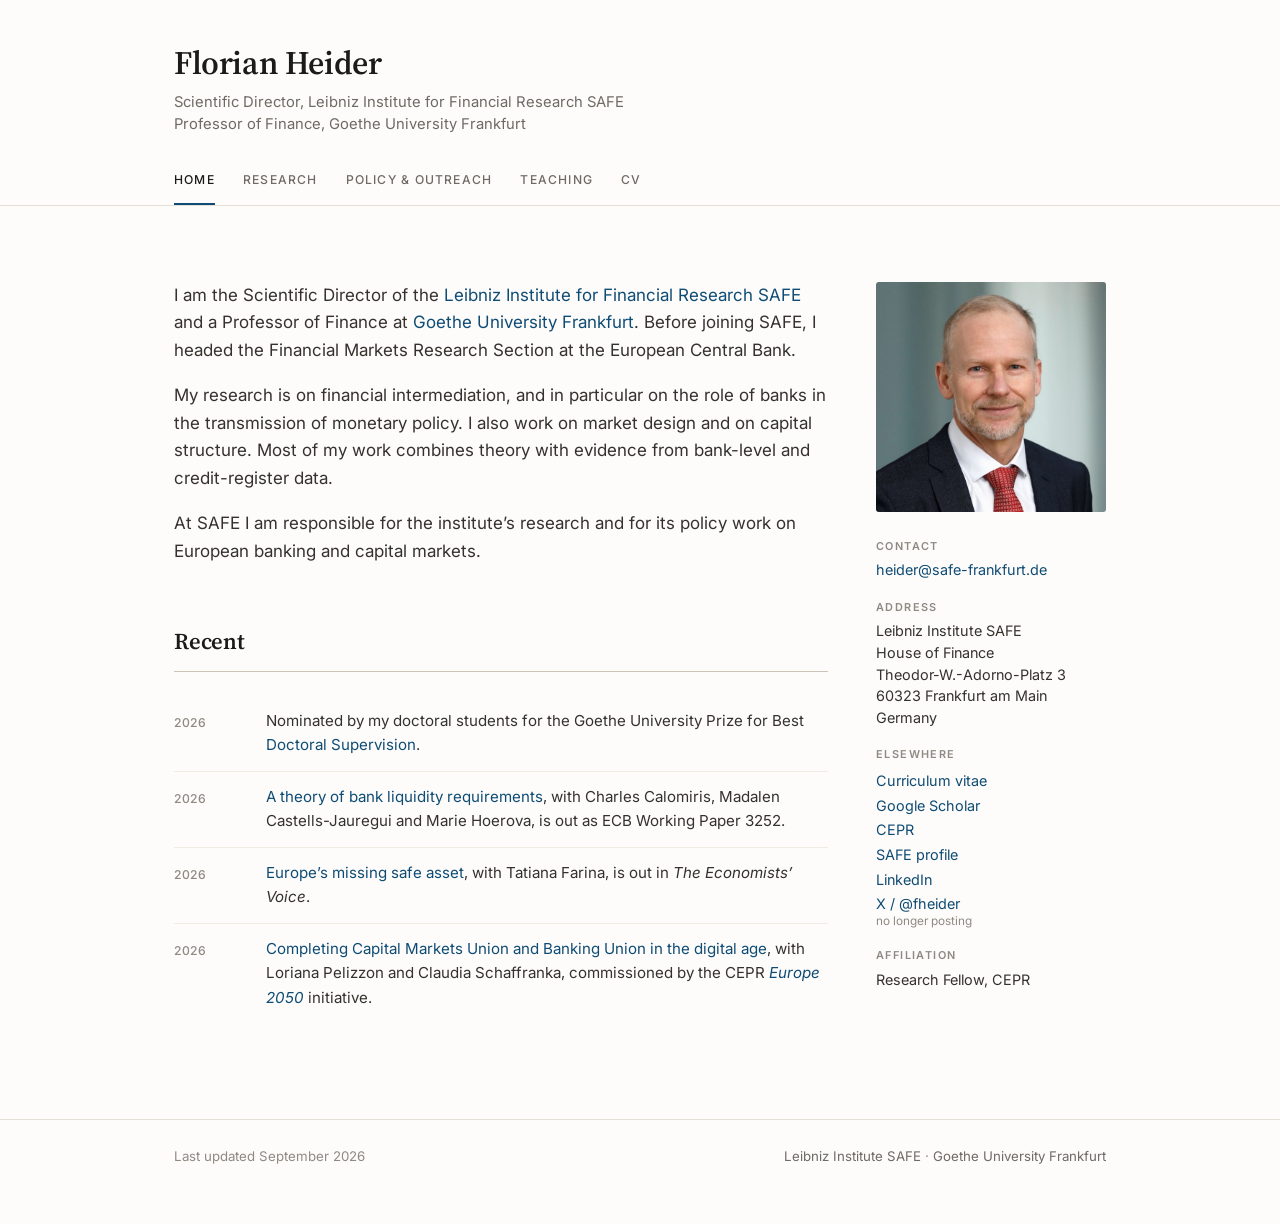
<file: index.html>
<!DOCTYPE html>
<html lang="en">
<head>
<meta charset="utf-8">
<meta name="viewport" content="width=device-width, initial-scale=1">
<title>Florian Heider</title>
<meta name="description" content="Florian Heider is Scientific Director of the Leibniz Institute for Financial Research SAFE and Professor of Finance at Goethe University Frankfurt.">
<meta name="author" content="Florian Heider">
<meta property="og:title" content="Florian Heider">
<meta property="og:description" content="Florian Heider is Scientific Director of the Leibniz Institute for Financial Research SAFE and Professor of Finance at Goethe University Frankfurt.">
<meta property="og:type" content="website">
<link rel="preconnect" href="https://fonts.googleapis.com">
<link rel="preconnect" href="https://fonts.gstatic.com" crossorigin>
<link href="https://fonts.googleapis.com/css2?family=Inter:wght@400;500;600&family=Source+Serif+4:opsz,wght@8..60,400;8..60,600&display=swap" rel="stylesheet">
<link rel="stylesheet" href="style.css">
</head>
<body>
<a class="skip" href="#main">Skip to content</a>

<header class="site-header">
  <div class="wrap">
    <a class="name" href="index.html">Florian Heider</a>
    <p class="role">Scientific Director, Leibniz Institute for Financial Research SAFE<br>
       Professor of Finance, Goethe University Frankfurt</p>
    <nav class="site-nav" aria-label="Main">
      <ul>
        <li><a href="index.html" aria-current="page">Home</a></li>
        <li><a href="research.html">Research</a></li>
        <li><a href="policy.html">Policy &amp; Outreach</a></li>
        <li><a href="teaching.html">Teaching</a></li>
        <li><a href="cv.pdf">CV</a></li>
      </ul>
    </nav>
  </div>
</header>

<main id="main" class="wrap">

<div class="home-grid">

  <div class="home-main">

    <div class="bio">
      <p>I am the Scientific Director of the <a href="https://safe-frankfurt.de/">Leibniz Institute
      for Financial Research SAFE</a> and a Professor of Finance at
      <a href="https://www.wiwi.uni-frankfurt.de/abteilungen/finance/home.html">Goethe University
      Frankfurt</a>. Before joining SAFE, I headed the Financial Markets Research Section at the
      European Central Bank.</p>

      <p>My research is on financial intermediation, and in particular on the role of banks in the
      transmission of monetary policy. I also work on market design and on capital structure. Most
      of my work combines theory with evidence from bank-level and credit-register data.</p>

      <p>At SAFE I am responsible for the institute&rsquo;s research and for its policy work on
      European banking and capital markets.</p>
    </div>

    <section class="recent">
      <h2 class="label">Recent</h2>
      <!-- To add an item: copy one <li> block, change the <time> and the text. Newest first. -->
      <ul class="news">
        <li>
          <time>2026</time>
          <p>Nominated by my doctoral students for the Goethe University Prize for Best
             <a href="teaching.html">Doctoral Supervision</a>.</p>
        </li>
        <li>
          <time>2026</time>
          <p><a href="https://www.ecb.europa.eu/pub/pdf/scpwps/ecb.wp3252~91761af52b.en.pdf">A theory of bank liquidity requirements</a>, with
             Charles Calomiris, Madalen Castells-Jauregui and Marie Hoerova, is out as ECB Working
             Paper 3252.</p>
        </li>
        <li>
          <time>2026</time>
          <p><a href="https://doi.org/10.1515/ev-2026-0018">Europe&rsquo;s missing safe asset</a>, with
             Tatiana Farina, is out in <em>The Economists&rsquo; Voice</em>.</p>
        </li>
        <li>
          <time>2026</time>
          <p><a href="https://cepr.org/publications/completing-capital-markets-union-and-banking-union-digital-age">Completing Capital Markets Union and Banking Union in the digital
             age</a>, with Loriana Pelizzon and Claudia Schaffranka, commissioned by the CEPR
             <a href="https://cepr.org/europe-2050-geometries-peace-power-and-prosperity"><em>Europe 2050</em></a> initiative.</p>
        </li>
      </ul>
    </section>

  </div>

  <aside>
    <img class="portrait" src="heider.jpg" alt="Florian Heider">
    <div class="card">
      <dl>
        <dt>Contact</dt>
        <dd><a href="mailto:heider@safe-frankfurt.de">heider@safe-frankfurt.de</a></dd>

        <dt>Address</dt>
        <dd>Leibniz Institute SAFE<br>
            House of Finance<br>
            Theodor-W.-Adorno-Platz 3<br>
            60323 Frankfurt am Main<br>
            Germany</dd>

        <dt>Elsewhere</dt>
        <dd>
          <ul class="elsewhere">
            <li><a href="cv.pdf">Curriculum vitae</a></li>
            <li><a href="https://scholar.google.com/citations?user=aTjK3CoAAAAJ">Google Scholar</a></li>
            <li><a href="https://cepr.org/about/people/florian-heider">CEPR</a></li>
            <li><a href="https://safe-frankfurt.de/research/researchers/researchers-details/showauthor/1183-heider.html">SAFE profile</a></li>
            <li><a href="https://www.linkedin.com/in/florian-heider-169436">LinkedIn</a></li>
            <li><a href="https://x.com/fheider">X / @fheider</a>
                <span class="quiet">no longer posting</span></li>
          </ul>
        </dd>

        <dt>Affiliation</dt>
        <dd>Research Fellow, CEPR</dd>
      </dl>
    </div>
  </aside>

</div>

</main>

<footer class="site-footer">
  <div class="wrap">
    <span>Last updated September 2026</span>
    <span><a href="https://safe-frankfurt.de/">Leibniz Institute SAFE</a> &middot;
          <a href="https://www.wiwi.uni-frankfurt.de/abteilungen/finance/home.html">Goethe University Frankfurt</a></span>
  </div>
</footer>

</body>
</html>
</file>
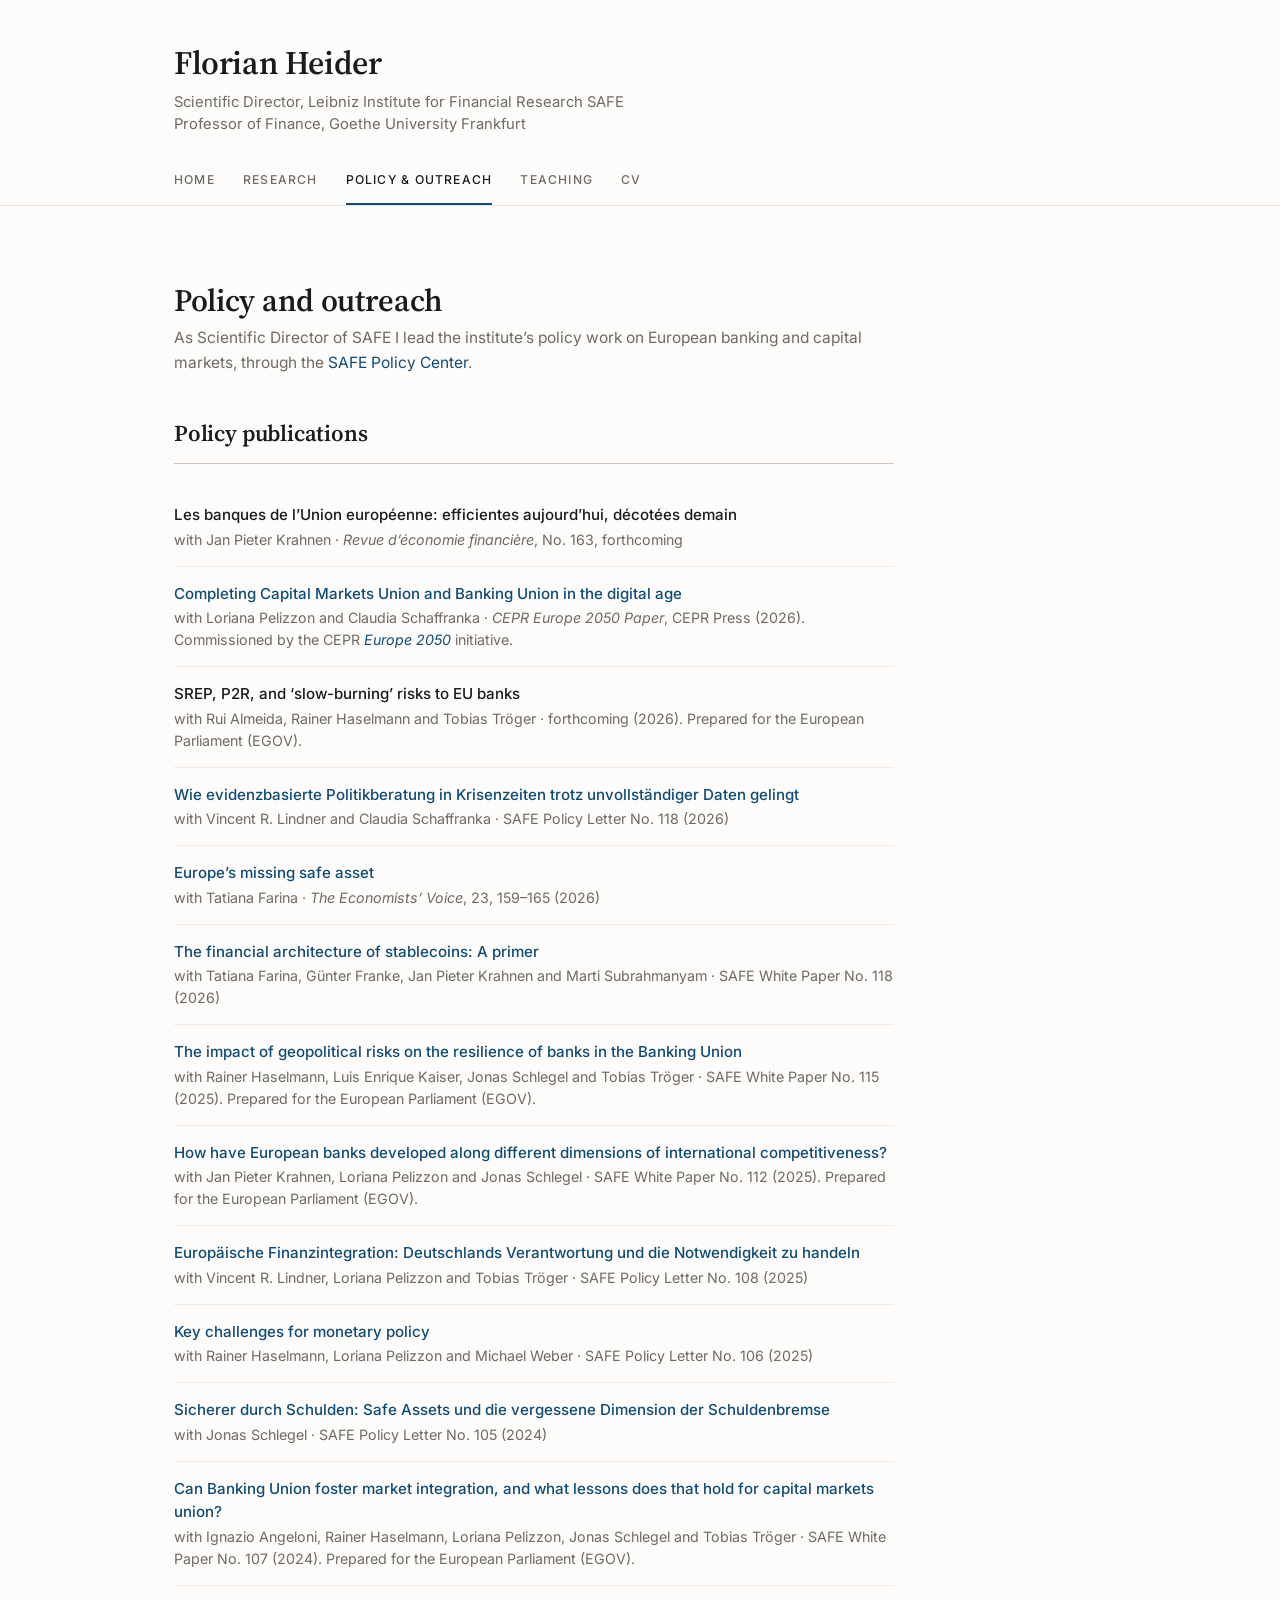
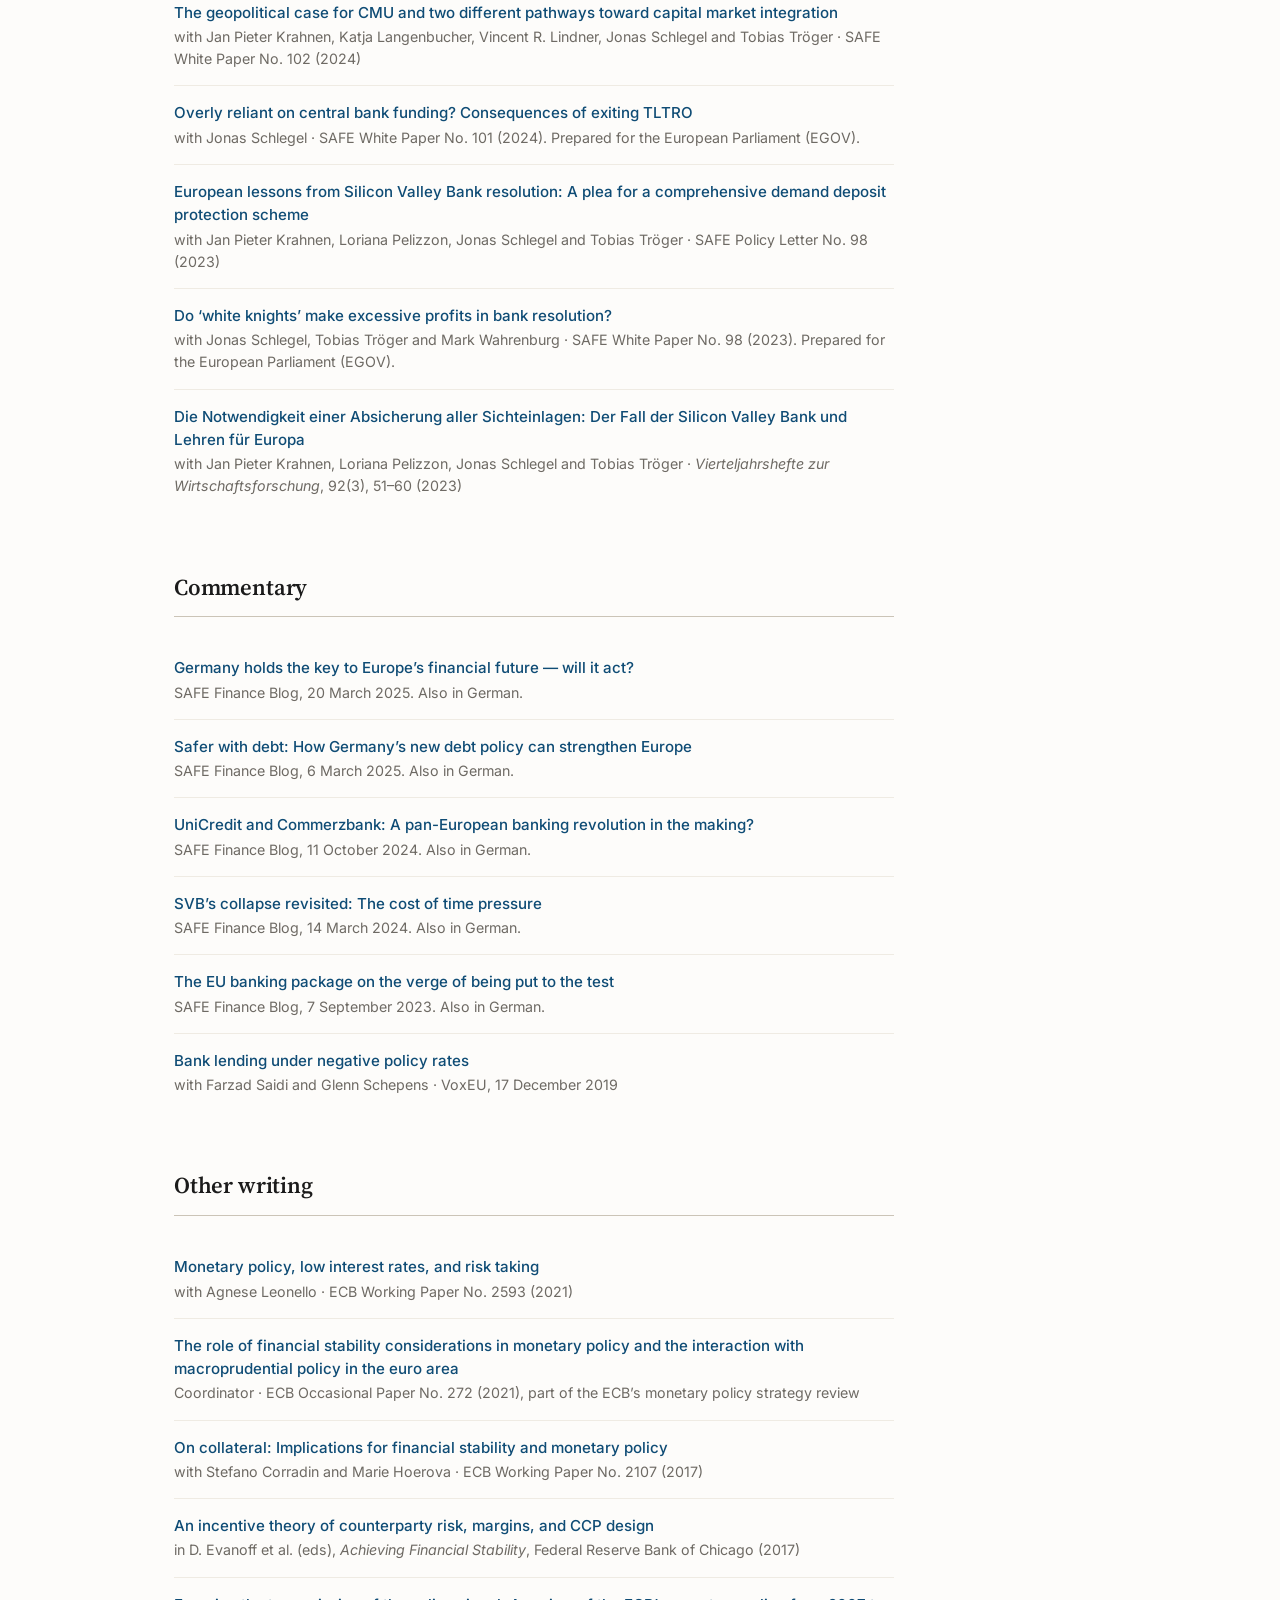
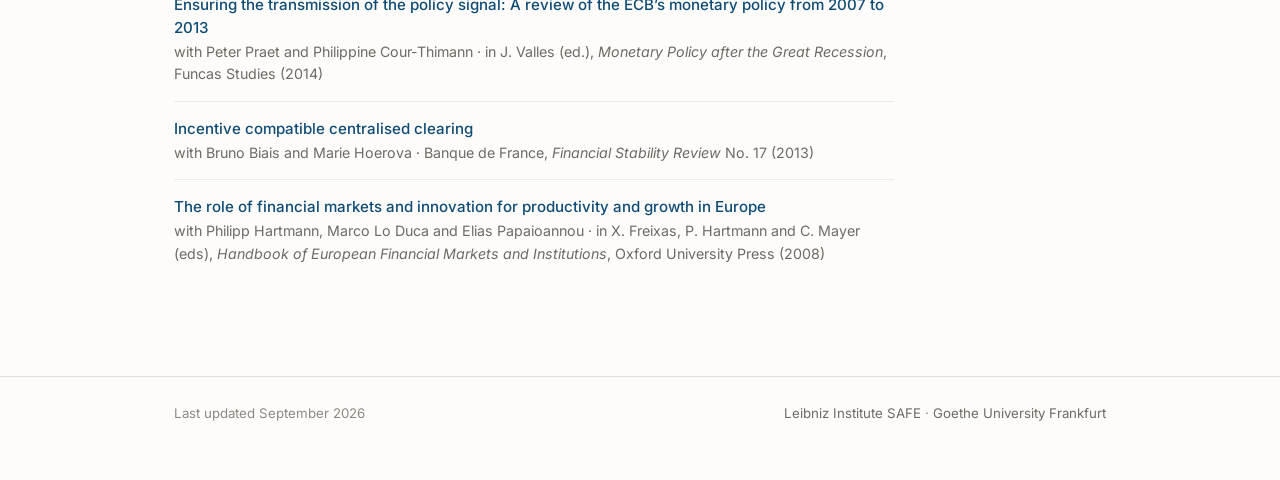
<file: policy.html>
<!DOCTYPE html>
<html lang="en">
<head>
<meta charset="utf-8">
<meta name="viewport" content="width=device-width, initial-scale=1">
<title>Policy and Outreach &mdash; Florian Heider</title>
<meta name="description" content="Policy publications, commentary and other writing on European banking and capital markets.">
<meta name="author" content="Florian Heider">
<meta property="og:title" content="Policy and Outreach &mdash; Florian Heider">
<meta property="og:description" content="Policy publications, commentary and other writing on European banking and capital markets.">
<meta property="og:type" content="website">
<link rel="preconnect" href="https://fonts.googleapis.com">
<link rel="preconnect" href="https://fonts.gstatic.com" crossorigin>
<link href="https://fonts.googleapis.com/css2?family=Inter:wght@400;500;600&family=Source+Serif+4:opsz,wght@8..60,400;8..60,600&display=swap" rel="stylesheet">
<link rel="stylesheet" href="style.css">
</head>
<body>
<a class="skip" href="#main">Skip to content</a>

<header class="site-header">
  <div class="wrap">
    <a class="name" href="index.html">Florian Heider</a>
    <p class="role">Scientific Director, Leibniz Institute for Financial Research SAFE<br>
       Professor of Finance, Goethe University Frankfurt</p>
    <nav class="site-nav" aria-label="Main">
      <ul>
        <li><a href="index.html">Home</a></li>
        <li><a href="research.html">Research</a></li>
        <li><a href="policy.html" aria-current="page">Policy &amp; Outreach</a></li>
        <li><a href="teaching.html">Teaching</a></li>
        <li><a href="cv.pdf">CV</a></li>
      </ul>
    </nav>
  </div>
</header>

<main id="main" class="wrap">

<h1 class="page-title">Policy and outreach</h1>
<p class="page-intro">As Scientific Director of SAFE I lead the institute&rsquo;s policy work on
   European banking and capital markets, through the
   <a href="https://safe-frankfurt.de/policy-center/about.html">SAFE Policy Center</a>.</p>

<section id="policy-publications">
  <h2 class="label">Policy publications</h2>
  <ul class="items">
    <li><span class="t">Les banques de l&rsquo;Union europ&eacute;enne: efficientes aujourd&rsquo;hui, d&eacute;cot&eacute;es demain</span><span class="m">with Jan Pieter Krahnen &middot; <em>Revue d&rsquo;&eacute;conomie financi&egrave;re</em>, No. 163, forthcoming</span></li>
    <li><span class="t"><a href="https://cepr.org/publications/completing-capital-markets-union-and-banking-union-digital-age">Completing Capital Markets Union and Banking Union in the digital age</a></span><span class="m">with Loriana Pelizzon and Claudia Schaffranka &middot; <em>CEPR Europe 2050 Paper</em>, CEPR Press (2026). Commissioned by the CEPR <a href="https://cepr.org/europe-2050-geometries-peace-power-and-prosperity"><em>Europe 2050</em></a> initiative.</span></li>
    <li><span class="t">SREP, P2R, and &lsquo;slow-burning&rsquo; risks to EU banks</span><span class="m">with Rui Almeida, Rainer Haselmann and Tobias Tr&ouml;ger &middot; forthcoming (2026). Prepared for the European Parliament (EGOV).</span></li>
    <li><span class="t"><a href="https://safe-frankfurt.de/policy-center/policy-publications/policy-publ-detailsview/publicationname/wie-evidenzbasierte-politikberatung-in-krisenzeiten-trotz-unvollstaendiger-daten-gelingt.html">Wie evidenzbasierte Politikberatung in Krisenzeiten trotz unvollst&auml;ndiger Daten gelingt</a></span><span class="m">with Vincent R. Lindner and Claudia Schaffranka &middot; SAFE Policy Letter No. 118 (2026)</span></li>
    <li><span class="t"><a href="https://doi.org/10.1515/ev-2026-0018">Europe&rsquo;s missing safe asset</a></span><span class="m">with Tatiana Farina &middot; <em>The Economists&rsquo; Voice</em>, 23, 159&ndash;165 (2026)</span></li>
    <li><span class="t"><a href="https://safe-frankfurt.de/policy-center/policy-publications/policy-publ-detailsview/publicationname/the-financial-architecture-of-stablecoins-a-primer.html">The financial architecture of stablecoins: A primer</a></span><span class="m">with Tatiana Farina, G&uuml;nter Franke, Jan Pieter Krahnen and Marti Subrahmanyam &middot; SAFE White Paper No. 118 (2026)</span></li>
    <li><span class="t"><a href="https://safe-frankfurt.de/policy-center/policy-publications/policy-publ-detailsview/publicationname/the-impact-of-geopolitical-risks-on-the-resilience-of-banks-in-the-banking-union-prepared-at-the-request-of-the-european-parliament.html">The impact of geopolitical risks on the resilience of banks in the Banking Union</a></span><span class="m">with Rainer Haselmann, Luis Enrique Kaiser, Jonas Schlegel and Tobias Tr&ouml;ger &middot; SAFE White Paper No. 115 (2025). Prepared for the European Parliament (EGOV).</span></li>
    <li><span class="t"><a href="https://safe-frankfurt.de/policy-center/policy-publications/policy-publ-detailsview/publicationname/how-have-european-banks-developed-along-different-dimensions-of-international-competitiveness-prepared-at-the-request-of-the-european-parliament.html">How have European banks developed along different dimensions of international competitiveness?</a></span><span class="m">with Jan Pieter Krahnen, Loriana Pelizzon and Jonas Schlegel &middot; SAFE White Paper No. 112 (2025). Prepared for the European Parliament (EGOV).</span></li>
    <li><span class="t"><a href="https://safe-frankfurt.de/policy-center/policy-publications/policy-publ-detailsview/publicationname/europaeische-finanzintegration-deutschlands-verantwortung-und-die-notwendigkeit-zu-handeln.html">Europ&auml;ische Finanzintegration: Deutschlands Verantwortung und die Notwendigkeit zu handeln</a></span><span class="m">with Vincent R. Lindner, Loriana Pelizzon and Tobias Tr&ouml;ger &middot; SAFE Policy Letter No. 108 (2025)</span></li>
    <li><span class="t"><a href="https://safe-frankfurt.de/policy-center/policy-publications/policy-publ-detailsview/publicationname/key-challenges-for-monetary-policy.html">Key challenges for monetary policy</a></span><span class="m">with Rainer Haselmann, Loriana Pelizzon and Michael Weber &middot; SAFE Policy Letter No. 106 (2025)</span></li>
    <li><span class="t"><a href="https://safe-frankfurt.de/policy-center/policy-publications/policy-publ-detailsview/publicationname/sicherer-durch-schulden-safe-assets-und-die-vergessene-dimension-der-schuldenbremse.html">Sicherer durch Schulden: Safe Assets und die vergessene Dimension der Schuldenbremse</a></span><span class="m">with Jonas Schlegel &middot; SAFE Policy Letter No. 105 (2024)</span></li>
    <li><span class="t"><a href="https://safe-frankfurt.de/policy-center/policy-publications/policy-publ-detailsview/publicationname/can-banking-union-foster-market-integration-and-what-lessons-does-that-hold-for-capital-markets-union.html">Can Banking Union foster market integration, and what lessons does that hold for capital markets union?</a></span><span class="m">with Ignazio Angeloni, Rainer Haselmann, Loriana Pelizzon, Jonas Schlegel and Tobias Tr&ouml;ger &middot; SAFE White Paper No. 107 (2024). Prepared for the European Parliament (EGOV).</span></li>
    <li><span class="t"><a href="https://safe-frankfurt.de/policy-center/policy-publications/policy-publ-detailsview/publicationname/the-geopolitical-case-for-cmu-and-two-different-pathways-toward-capital-market-integration.html">The geopolitical case for CMU and two different pathways toward capital market integration</a></span><span class="m">with Jan Pieter Krahnen, Katja Langenbucher, Vincent R. Lindner, Jonas Schlegel and Tobias Tr&ouml;ger &middot; SAFE White Paper No. 102 (2024)</span></li>
    <li><span class="t"><a href="https://safe-frankfurt.de/policy-center/policy-publications/policy-publ-detailsview/publicationname/overly-reliant-on-central-bank-funding-consequences-of-exiting-tltro.html">Overly reliant on central bank funding? Consequences of exiting TLTRO</a></span><span class="m">with Jonas Schlegel &middot; SAFE White Paper No. 101 (2024). Prepared for the European Parliament (EGOV).</span></li>
    <li><span class="t"><a href="https://safe-frankfurt.de/policy-center/policy-publications/policy-publ-detailsview/publicationname/european-lessons-from-silicon-valley-bank-resolution-a-plea-for-a-comprehensive-demand-deposit-protection-scheme-cddps.html">European lessons from Silicon Valley Bank resolution: A plea for a comprehensive demand deposit protection scheme</a></span><span class="m">with Jan Pieter Krahnen, Loriana Pelizzon, Jonas Schlegel and Tobias Tr&ouml;ger &middot; SAFE Policy Letter No. 98 (2023)</span></li>
    <li><span class="t"><a href="https://safe-frankfurt.de/policy-center/policy-publications/policy-publ-detailsview/publicationname/do-white-knights-make-excessive-profits-in-bank-resolution.html">Do &lsquo;white knights&rsquo; make excessive profits in bank resolution?</a></span><span class="m">with Jonas Schlegel, Tobias Tr&ouml;ger and Mark Wahrenburg &middot; SAFE White Paper No. 98 (2023). Prepared for the European Parliament (EGOV).</span></li>
    <li><span class="t"><a href="https://elibrary.duncker-humblot.com/article/73197/die-notwendigkeit-einer-absicherung-aller-sichteinlagen-der-fall-der-silicon-valley-bank-und-lehren-fuumlr-europa">Die Notwendigkeit einer Absicherung aller Sichteinlagen: Der Fall der Silicon Valley Bank und Lehren f&uuml;r Europa</a></span><span class="m">with Jan Pieter Krahnen, Loriana Pelizzon, Jonas Schlegel and Tobias Tr&ouml;ger &middot; <em>Vierteljahrshefte zur Wirtschaftsforschung</em>, 92(3), 51&ndash;60 (2023)</span></li>
  </ul>
</section>

<section id="commentary">
  <h2 class="label">Commentary</h2>
  <ul class="items">
    <li><span class="t"><a href="https://safe-frankfurt.de/news-latest/safe-finance-blog/details/germany-holds-the-key-to-europes-financial-future-will-it-act.html">Germany holds the key to Europe&rsquo;s financial future &mdash; will it act?</a></span><span class="m">SAFE Finance Blog, 20 March 2025. Also in German.</span></li>
    <li><span class="t"><a href="https://safe-frankfurt.de/news-latest/safe-finance-blog/details/safer-with-debt-how-germanys-new-debt-policy-can-strengthen-europe.html">Safer with debt: How Germany&rsquo;s new debt policy can strengthen Europe</a></span><span class="m">SAFE Finance Blog, 6 March 2025. Also in German.</span></li>
    <li><span class="t"><a href="https://safe-frankfurt.de/news-latest/safe-finance-blog/details/unicredit-and-commerzbank-a-pan-european-banking-revolution-in-the-making.html">UniCredit and Commerzbank: A pan-European banking revolution in the making?</a></span><span class="m">SAFE Finance Blog, 11 October 2024. Also in German.</span></li>
    <li><span class="t"><a href="https://safe-frankfurt.de/news-latest/safe-finance-blog/details/svbs-collapse-revisited-the-cost-of-time-pressure.html">SVB&rsquo;s collapse revisited: The cost of time pressure</a></span><span class="m">SAFE Finance Blog, 14 March 2024. Also in German.</span></li>
    <li><span class="t"><a href="https://safe-frankfurt.de/news-latest/safe-finance-blog/details/the-eu-banking-package-on-the-verge-of-being-put-to-the-test.html">The EU banking package on the verge of being put to the test</a></span><span class="m">SAFE Finance Blog, 7 September 2023. Also in German.</span></li>
    <li><span class="t"><a href="https://cepr.org/voxeu/columns/bank-lending-under-negative-policy-rates">Bank lending under negative policy rates</a></span><span class="m">with Farzad Saidi and Glenn Schepens &middot; VoxEU, 17 December 2019</span></li>
  </ul>
</section>

<section id="other-writing">
  <h2 class="label">Other writing</h2>
  <ul class="items">
    <li><span class="t"><a href="https://www.ecb.europa.eu/pub/pdf/scpwps/ecb.wp2593~c97d059554.en.pdf">Monetary policy, low interest rates, and risk taking</a></span><span class="m">with Agnese Leonello &middot; ECB Working Paper No. 2593 (2021)</span></li>
    <li><span class="t"><a href="https://www.ecb.europa.eu/pub/pdf/scpops/ecb.op272~dd8168a8cc.en.pdf">The role of financial stability considerations in monetary policy and the interaction with macroprudential policy in the euro area</a></span><span class="m">Coordinator &middot; ECB Occasional Paper No. 272 (2021), part of the ECB&rsquo;s monetary policy strategy review</span></li>
    <li><span class="t"><a href="https://www.ecb.europa.eu/pub/pdf/scpwps/ecb.wp2107.en.pdf">On collateral: Implications for financial stability and monetary policy</a></span><span class="m">with Stefano Corradin and Marie Hoerova &middot; ECB Working Paper No. 2107 (2017)</span></li>
    <li><span class="t"><a href="https://www.worldscientific.com/doi/abs/10.1142/9789813223400_0015">An incentive theory of counterparty risk, margins, and CCP design</a></span><span class="m">in D. Evanoff et al. (eds), <em>Achieving Financial Stability</em>, Federal Reserve Bank of Chicago (2017)</span></li>
    <li><span class="t"><a href="http://www.funcas.es/publicaciones/viewarticulo_PDF.aspx?IdArt=21398">Ensuring the transmission of the policy signal: A review of the ECB&rsquo;s monetary policy from 2007 to 2013</a></span><span class="m">with Peter Praet and Philippine Cour-Thimann &middot; in J. Valles (ed.), <em>Monetary Policy after the Great Recession</em>, Funcas Studies (2014)</span></li>
    <li><span class="t"><a href="https://www.tse-fr.eu/articles/incentive-compatible-centralised-clearing">Incentive compatible centralised clearing</a></span><span class="m">with Bruno Biais and Marie Hoerova &middot; Banque de France, <em>Financial Stability Review</em> No. 17 (2013)</span></li>
    <li><span class="t"><a href="https://papers.ssrn.com/sol3/papers.cfm?abstract_id=1005850">The role of financial markets and innovation for productivity and growth in Europe</a></span><span class="m">with Philipp Hartmann, Marco Lo Duca and Elias Papaioannou &middot; in X. Freixas, P. Hartmann and C. Mayer (eds), <em>Handbook of European Financial Markets and Institutions</em>, Oxford University Press (2008)</span></li>
  </ul>
</section>

</main>

<footer class="site-footer">
  <div class="wrap">
    <span>Last updated September 2026</span>
    <span><a href="https://safe-frankfurt.de/">Leibniz Institute SAFE</a> &middot;
          <a href="https://www.wiwi.uni-frankfurt.de/abteilungen/finance/home.html">Goethe University Frankfurt</a></span>
  </div>
</footer>

</body>
</html>
</file>
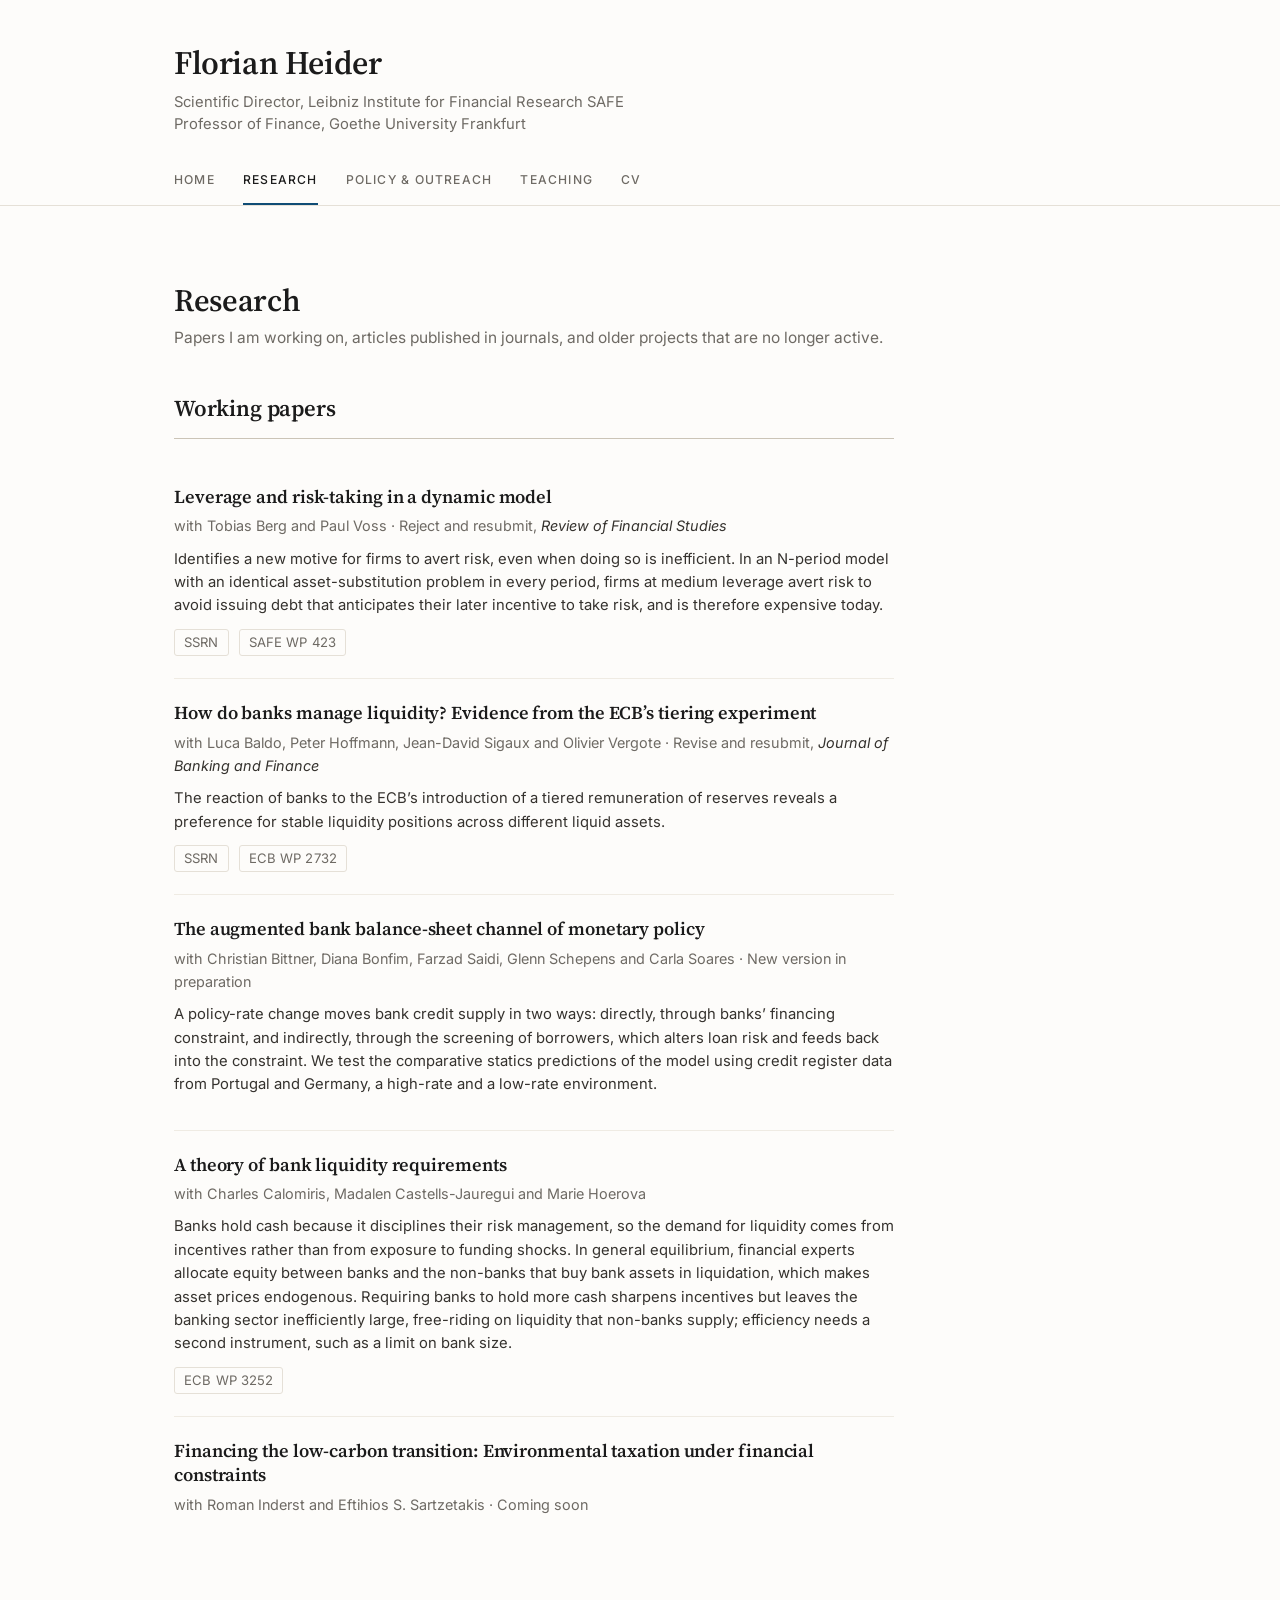
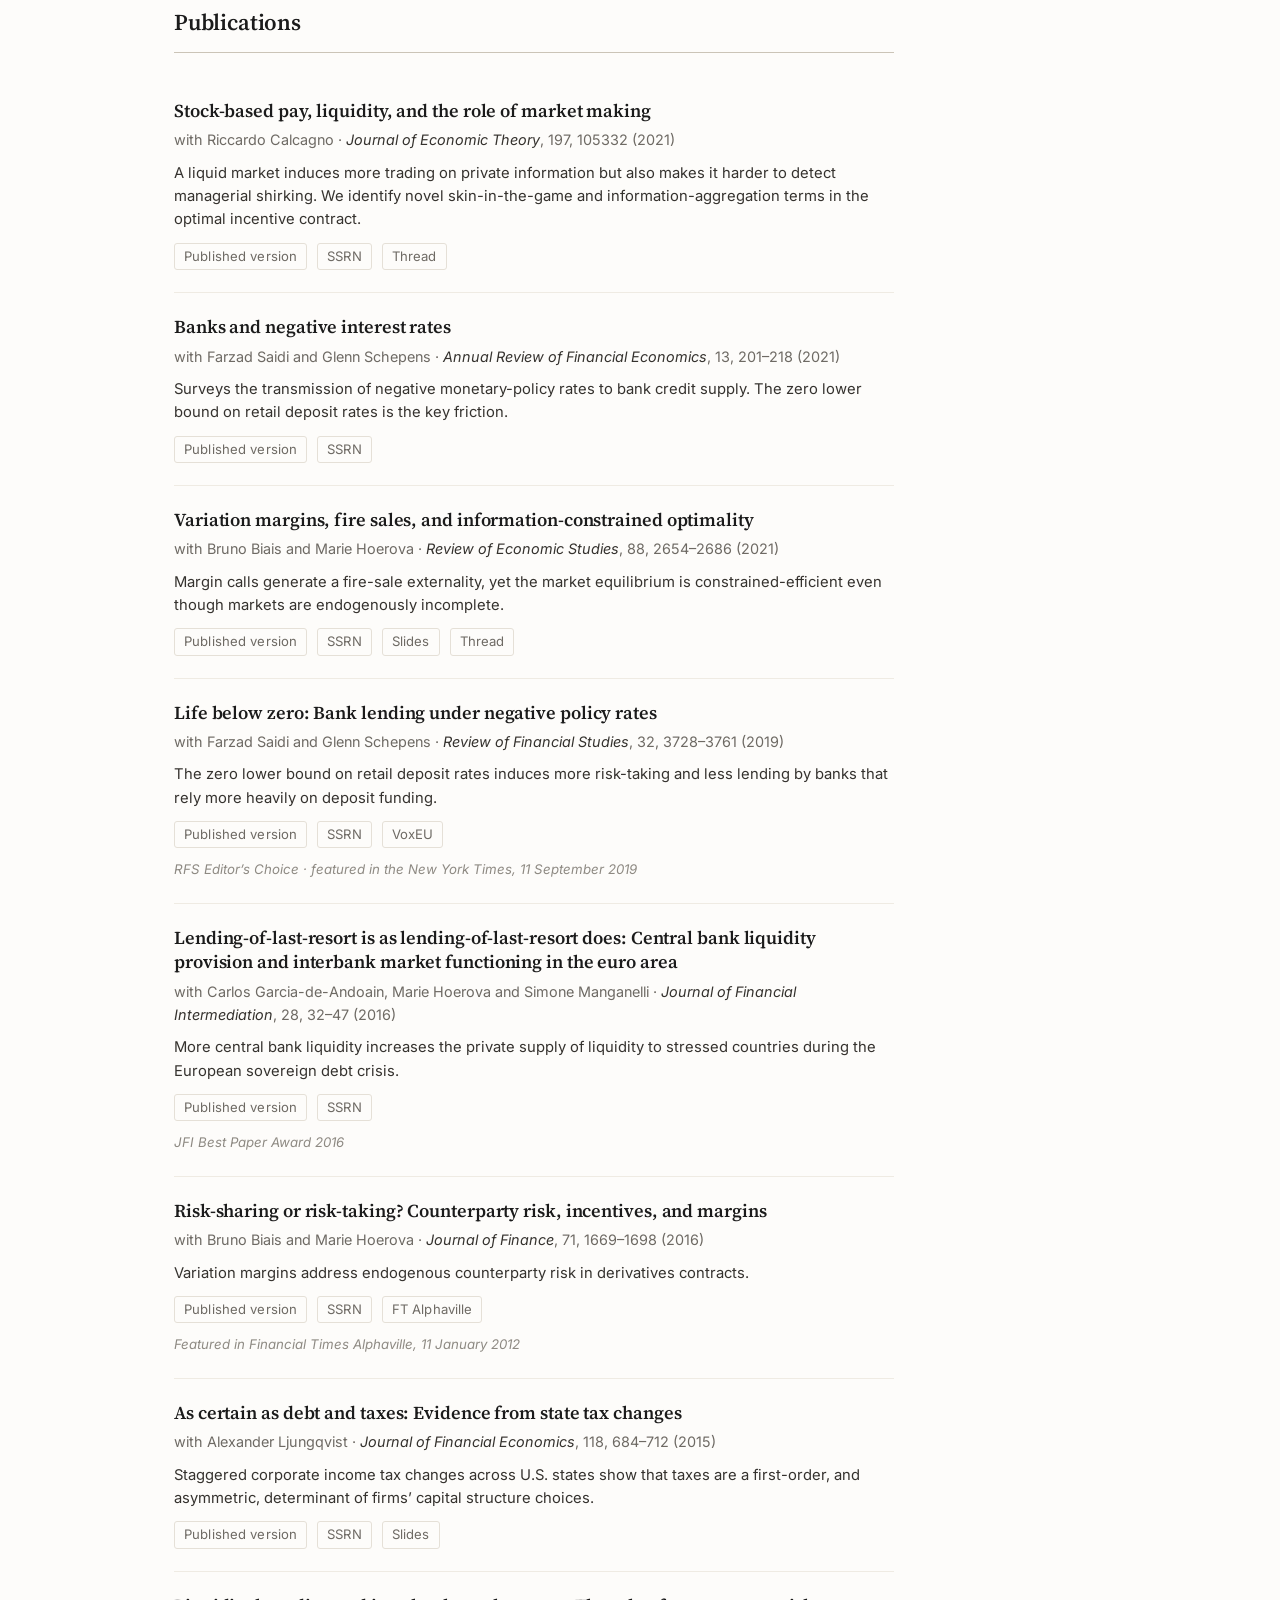
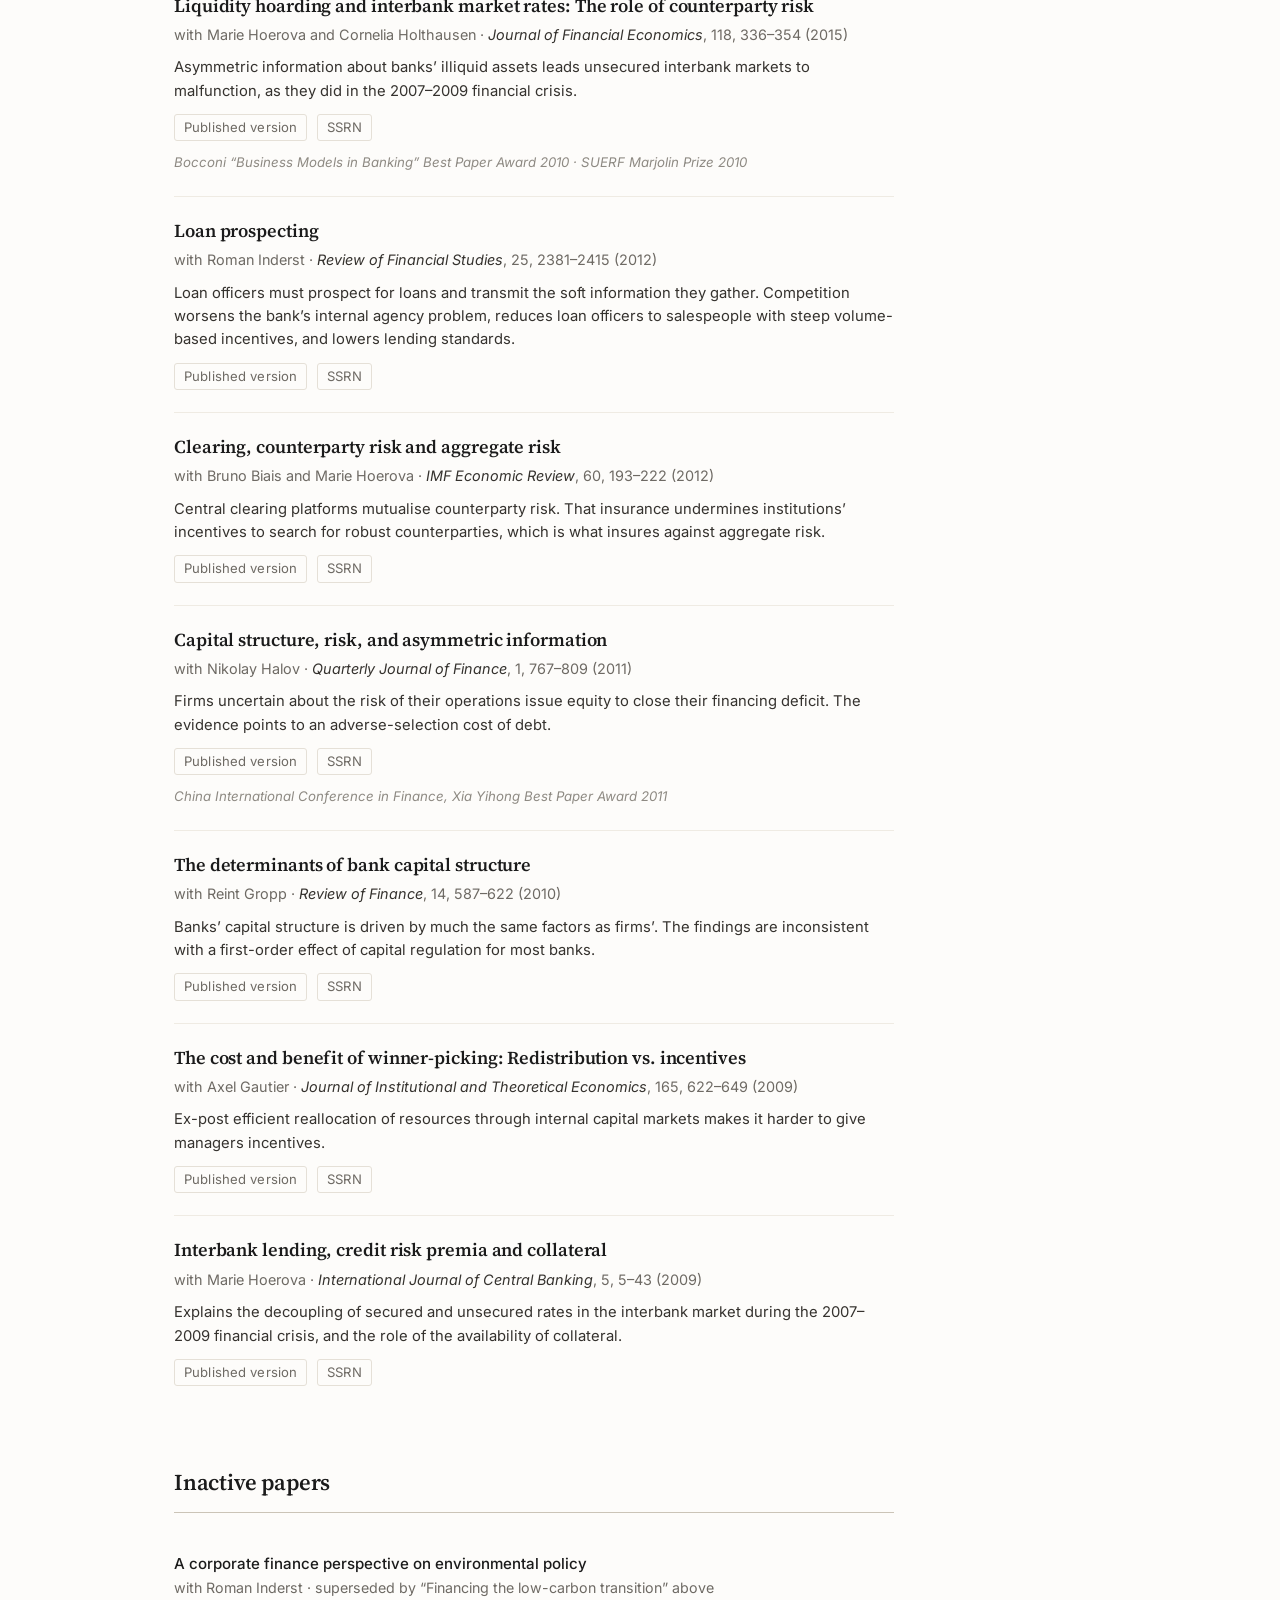
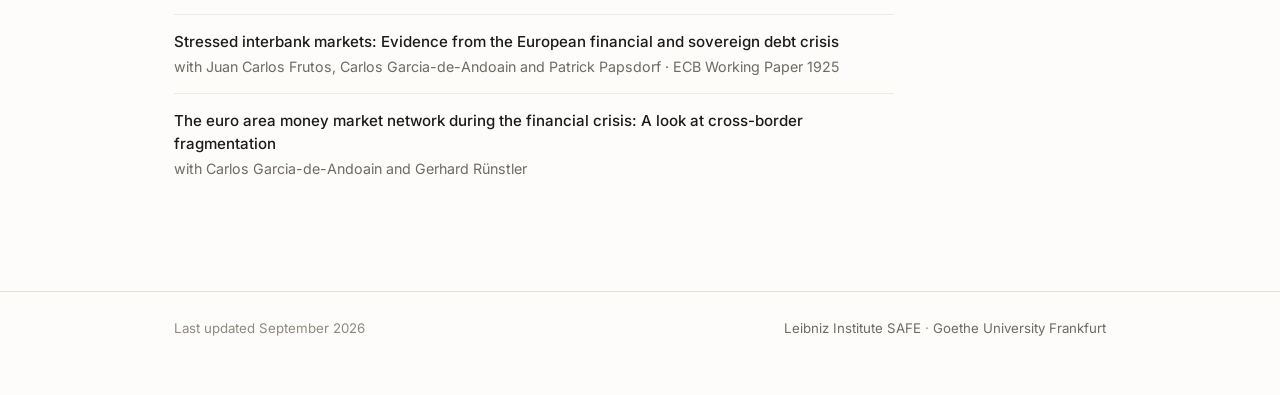
<file: research.html>
<!DOCTYPE html>
<html lang="en">
<head>
<meta charset="utf-8">
<meta name="viewport" content="width=device-width, initial-scale=1">
<title>Research &mdash; Florian Heider</title>
<meta name="description" content="Working papers and publications on financial intermediation, monetary policy transmission, market design and capital structure.">
<meta name="author" content="Florian Heider">
<meta property="og:title" content="Research &mdash; Florian Heider">
<meta property="og:description" content="Working papers and publications on financial intermediation, monetary policy transmission, market design and capital structure.">
<meta property="og:type" content="website">
<link rel="preconnect" href="https://fonts.googleapis.com">
<link rel="preconnect" href="https://fonts.gstatic.com" crossorigin>
<link href="https://fonts.googleapis.com/css2?family=Inter:wght@400;500;600&family=Source+Serif+4:opsz,wght@8..60,400;8..60,600&display=swap" rel="stylesheet">
<link rel="stylesheet" href="style.css">
</head>
<body>
<a class="skip" href="#main">Skip to content</a>

<header class="site-header">
  <div class="wrap">
    <a class="name" href="index.html">Florian Heider</a>
    <p class="role">Scientific Director, Leibniz Institute for Financial Research SAFE<br>
       Professor of Finance, Goethe University Frankfurt</p>
    <nav class="site-nav" aria-label="Main">
      <ul>
        <li><a href="index.html">Home</a></li>
        <li><a href="research.html" aria-current="page">Research</a></li>
        <li><a href="policy.html">Policy &amp; Outreach</a></li>
        <li><a href="teaching.html">Teaching</a></li>
        <li><a href="cv.pdf">CV</a></li>
      </ul>
    </nav>
  </div>
</header>

<main id="main" class="wrap">

<h1 class="page-title">Research</h1>
<p class="page-intro">Papers I am working on, articles published in journals, and older
   projects that are no longer active.</p>

<section id="working-papers">
  <h2 class="label">Working papers</h2>
  <article class="pub">
    <h3 class="pub-title"><a href="https://papers.ssrn.com/sol3/papers.cfm?abstract_id=4883155">Leverage and risk-taking in a dynamic model</a></h3>
    <p class="pub-meta">with Tobias Berg and Paul Voss &middot; Reject and resubmit, <em>Review of Financial Studies</em></p>
    <p class="pub-note">Identifies a new motive for firms to avert risk, even when doing so is inefficient. In an N-period model with an identical asset-substitution problem in every period, firms at medium leverage avert risk to avoid issuing debt that anticipates their later incentive to take risk, and is therefore expensive today.</p>
    <p class="pub-links"><a href="https://papers.ssrn.com/sol3/papers.cfm?abstract_id=4883155">SSRN</a> <a href="https://safe-frankfurt.de/publications/working-papers/details/publicationname/leverage-and-risk-taking-in-a-dynamic-model.html">SAFE WP 423</a></p>
  </article>
  <article class="pub">
    <h3 class="pub-title"><a href="https://papers.ssrn.com/sol3/papers.cfm?abstract_id=4230682">How do banks manage liquidity? Evidence from the ECB&rsquo;s tiering experiment</a></h3>
    <p class="pub-meta">with Luca Baldo, Peter Hoffmann, Jean-David Sigaux and Olivier Vergote &middot; Revise and resubmit, <em>Journal of Banking and Finance</em></p>
    <p class="pub-note">The reaction of banks to the ECB&rsquo;s introduction of a tiered remuneration of reserves reveals a preference for stable liquidity positions across different liquid assets.</p>
    <p class="pub-links"><a href="https://papers.ssrn.com/sol3/papers.cfm?abstract_id=4230682">SSRN</a> <a href="https://www.ecb.europa.eu/pub/pdf/scpwps/ecb.wp2732~9bb7f4e4cc.en.pdf">ECB WP 2732</a></p>
  </article>
  <article class="pub">
    <h3 class="pub-title">The augmented bank balance-sheet channel of monetary policy</h3>
    <p class="pub-meta">with Christian Bittner, Diana Bonfim, Farzad Saidi, Glenn Schepens and Carla Soares &middot; New version in preparation</p>
    <p class="pub-note">A policy-rate change moves bank credit supply in two ways: directly, through banks&rsquo; financing constraint, and indirectly, through the screening of borrowers, which alters loan risk and feeds back into the constraint. We test the comparative statics predictions of the model using credit register data from Portugal and Germany, a high-rate and a low-rate environment.</p>
  </article>
  <article class="pub">
    <h3 class="pub-title"><a href="https://www.ecb.europa.eu/pub/pdf/scpwps/ecb.wp3252~91761af52b.en.pdf">A theory of bank liquidity requirements</a></h3>
    <p class="pub-meta">with Charles Calomiris, Madalen Castells-Jauregui and Marie Hoerova</p>
    <p class="pub-note">Banks hold cash because it disciplines their risk management, so the demand for liquidity comes from incentives rather than from exposure to funding shocks. In general equilibrium, financial experts allocate equity between banks and the non-banks that buy bank assets in liquidation, which makes asset prices endogenous. Requiring banks to hold more cash sharpens incentives but leaves the banking sector inefficiently large, free-riding on liquidity that non-banks supply; efficiency needs a second instrument, such as a limit on bank size.</p>
    <p class="pub-links"><a href="https://www.ecb.europa.eu/pub/pdf/scpwps/ecb.wp3252~91761af52b.en.pdf">ECB WP 3252</a></p>
  </article>
  <article class="pub">
    <h3 class="pub-title">Financing the low-carbon transition: Environmental taxation under financial constraints</h3>
    <p class="pub-meta">with Roman Inderst and Eftihios S. Sartzetakis &middot; Coming soon</p>
  </article>
</section>

<section id="publications">
  <h2 class="label">Publications</h2>
  <article class="pub">
    <h3 class="pub-title"><a href="https://papers.ssrn.com/sol3/papers.cfm?abstract_id=3459071">Stock-based pay, liquidity, and the role of market making</a></h3>
    <p class="pub-meta">with Riccardo Calcagno &middot; <em>Journal of Economic Theory</em>, 197, 105332 (2021)</p>
    <p class="pub-note">A liquid market induces more trading on private information but also makes it harder to detect managerial shirking. We identify novel skin-in-the-game and information-aggregation terms in the optimal incentive contract.</p>
    <p class="pub-links"><a href="https://doi.org/10.1016/j.jet.2021.105332">Published version</a> <a href="https://papers.ssrn.com/sol3/papers.cfm?abstract_id=3459071">SSRN</a> <a href="https://twitter.com/fheider/status/1442565546038362117">Thread</a></p>
  </article>
  <article class="pub">
    <h3 class="pub-title"><a href="https://papers.ssrn.com/sol3/papers.cfm?abstract_id=3733777">Banks and negative interest rates</a></h3>
    <p class="pub-meta">with Farzad Saidi and Glenn Schepens &middot; <em>Annual Review of Financial Economics</em>, 13, 201&ndash;218 (2021)</p>
    <p class="pub-note">Surveys the transmission of negative monetary-policy rates to bank credit supply. The zero lower bound on retail deposit rates is the key friction.</p>
    <p class="pub-links"><a href="https://doi.org/10.1146/annurev-financial-111320-102646">Published version</a> <a href="https://papers.ssrn.com/sol3/papers.cfm?abstract_id=3733777">SSRN</a></p>
  </article>
  <article class="pub">
    <h3 class="pub-title"><a href="https://ssrn.com/abstract=2696439">Variation margins, fire sales, and information-constrained optimality</a></h3>
    <p class="pub-meta">with Bruno Biais and Marie Hoerova &middot; <em>Review of Economic Studies</em>, 88, 2654&ndash;2686 (2021)</p>
    <p class="pub-note">Margin calls generate a fire-sale externality, yet the market equilibrium is constrained-efficient even though markets are endogenously incomplete.</p>
    <p class="pub-links"><a href="https://doi.org/10.1093/restud/rdaa083">Published version</a> <a href="https://ssrn.com/abstract=2696439">SSRN</a> <a href="https://drive.google.com/file/d/1qHk_gkbvj4x4H7MCbyPeDihzzgxMRTwf/view?usp=sharing">Slides</a> <a href="https://twitter.com/fheider/status/1336286173019430912">Thread</a></p>
  </article>
  <article class="pub">
    <h3 class="pub-title"><a href="https://papers.ssrn.com/sol3/papers.cfm?abstract_id=2788204">Life below zero: Bank lending under negative policy rates</a></h3>
    <p class="pub-meta">with Farzad Saidi and Glenn Schepens &middot; <em>Review of Financial Studies</em>, 32, 3728&ndash;3761 (2019)</p>
    <p class="pub-note">The zero lower bound on retail deposit rates induces more risk-taking and less lending by banks that rely more heavily on deposit funding.</p>
    <p class="pub-links"><a href="https://doi.org/10.1093/rfs/hhz016">Published version</a> <a href="https://papers.ssrn.com/sol3/papers.cfm?abstract_id=2788204">SSRN</a> <a href="https://cepr.org/voxeu/columns/bank-lending-under-negative-policy-rates">VoxEU</a></p>
    <p class="pub-award">RFS Editor&rsquo;s Choice &middot; featured in the New York Times, 11 September 2019</p>
  </article>
  <article class="pub">
    <h3 class="pub-title"><a href="https://papers.ssrn.com/sol3/papers.cfm?abstract_id=2663484">Lending-of-last-resort is as lending-of-last-resort does: Central bank liquidity provision and interbank market functioning in the euro area</a></h3>
    <p class="pub-meta">with Carlos Garcia-de-Andoain, Marie Hoerova and Simone Manganelli &middot; <em>Journal of Financial Intermediation</em>, 28, 32&ndash;47 (2016)</p>
    <p class="pub-note">More central bank liquidity increases the private supply of liquidity to stressed countries during the European sovereign debt crisis.</p>
    <p class="pub-links"><a href="https://doi.org/10.1016/j.jfi.2016.01.003">Published version</a> <a href="https://papers.ssrn.com/sol3/papers.cfm?abstract_id=2663484">SSRN</a></p>
    <p class="pub-award">JFI Best Paper Award 2016</p>
  </article>
  <article class="pub">
    <h3 class="pub-title"><a href="https://papers.ssrn.com/sol3/papers.cfm?abstract_id=1571065">Risk-sharing or risk-taking? Counterparty risk, incentives, and margins</a></h3>
    <p class="pub-meta">with Bruno Biais and Marie Hoerova &middot; <em>Journal of Finance</em>, 71, 1669&ndash;1698 (2016)</p>
    <p class="pub-note">Variation margins address endogenous counterparty risk in derivatives contracts.</p>
    <p class="pub-links"><a href="https://doi.org/10.1111/jofi.12396">Published version</a> <a href="https://papers.ssrn.com/sol3/papers.cfm?abstract_id=1571065">SSRN</a> <a href="alphaville.pdf">FT Alphaville</a></p>
    <p class="pub-award">Featured in Financial Times Alphaville, 11 January 2012</p>
  </article>
  <article class="pub">
    <h3 class="pub-title"><a href="https://papers.ssrn.com/sol3/papers.cfm?abstract_id=2024200">As certain as debt and taxes: Evidence from state tax changes</a></h3>
    <p class="pub-meta">with Alexander Ljungqvist &middot; <em>Journal of Financial Economics</em>, 118, 684&ndash;712 (2015)</p>
    <p class="pub-note">Staggered corporate income tax changes across U.S. states show that taxes are a first-order, and asymmetric, determinant of firms&rsquo; capital structure choices.</p>
    <p class="pub-links"><a href="https://doi.org/10.1016/j.jfineco.2015.01.004">Published version</a> <a href="https://papers.ssrn.com/sol3/papers.cfm?abstract_id=2024200">SSRN</a> <a href="https://drive.google.com/file/d/1RSQTUVcjlbPniYZhNd1MhUw2k_OrFApg/view?usp=sharing">Slides</a></p>
  </article>
  <article class="pub">
    <h3 class="pub-title"><a href="https://papers.ssrn.com/sol3/papers.cfm?abstract_id=1362113">Liquidity hoarding and interbank market rates: The role of counterparty risk</a></h3>
    <p class="pub-meta">with Marie Hoerova and Cornelia Holthausen &middot; <em>Journal of Financial Economics</em>, 118, 336&ndash;354 (2015)</p>
    <p class="pub-note">Asymmetric information about banks&rsquo; illiquid assets leads unsecured interbank markets to malfunction, as they did in the 2007&ndash;2009 financial crisis.</p>
    <p class="pub-links"><a href="https://doi.org/10.1016/j.jfineco.2015.07.002">Published version</a> <a href="https://papers.ssrn.com/sol3/papers.cfm?abstract_id=1362113">SSRN</a></p>
    <p class="pub-award">Bocconi &ldquo;Business Models in Banking&rdquo; Best Paper Award 2010 &middot; SUERF Marjolin Prize 2010</p>
  </article>
  <article class="pub">
    <h3 class="pub-title"><a href="https://papers.ssrn.com/sol3/papers.cfm?abstract_id=1769828">Loan prospecting</a></h3>
    <p class="pub-meta">with Roman Inderst &middot; <em>Review of Financial Studies</em>, 25, 2381&ndash;2415 (2012)</p>
    <p class="pub-note">Loan officers must prospect for loans and transmit the soft information they gather. Competition worsens the bank&rsquo;s internal agency problem, reduces loan officers to salespeople with steep volume-based incentives, and lowers lending standards.</p>
    <p class="pub-links"><a href="https://doi.org/10.1093/rfs/hhs051">Published version</a> <a href="https://papers.ssrn.com/sol3/papers.cfm?abstract_id=1769828">SSRN</a></p>
  </article>
  <article class="pub">
    <h3 class="pub-title"><a href="https://papers.ssrn.com/sol3/papers.cfm?abstract_id=2096777">Clearing, counterparty risk and aggregate risk</a></h3>
    <p class="pub-meta">with Bruno Biais and Marie Hoerova &middot; <em>IMF Economic Review</em>, 60, 193&ndash;222 (2012)</p>
    <p class="pub-note">Central clearing platforms mutualise counterparty risk. That insurance undermines institutions&rsquo; incentives to search for robust counterparties, which is what insures against aggregate risk.</p>
    <p class="pub-links"><a href="https://www.jstor.org/stable/23276893">Published version</a> <a href="https://papers.ssrn.com/sol3/papers.cfm?abstract_id=2096777">SSRN</a></p>
  </article>
  <article class="pub">
    <h3 class="pub-title"><a href="https://papers.ssrn.com/sol3/papers.cfm?abstract_id=566443">Capital structure, risk, and asymmetric information</a></h3>
    <p class="pub-meta">with Nikolay Halov &middot; <em>Quarterly Journal of Finance</em>, 1, 767&ndash;809 (2011)</p>
    <p class="pub-note">Firms uncertain about the risk of their operations issue equity to close their financing deficit. The evidence points to an adverse-selection cost of debt.</p>
    <p class="pub-links"><a href="https://doi.org/10.1142/S2010139211000171">Published version</a> <a href="https://papers.ssrn.com/sol3/papers.cfm?abstract_id=566443">SSRN</a></p>
    <p class="pub-award">China International Conference in Finance, Xia Yihong Best Paper Award 2011</p>
  </article>
  <article class="pub">
    <h3 class="pub-title"><a href="https://papers.ssrn.com/sol3/papers.cfm?abstract_id=967417">The determinants of bank capital structure</a></h3>
    <p class="pub-meta">with Reint Gropp &middot; <em>Review of Finance</em>, 14, 587&ndash;622 (2010)</p>
    <p class="pub-note">Banks&rsquo; capital structure is driven by much the same factors as firms&rsquo;. The findings are inconsistent with a first-order effect of capital regulation for most banks.</p>
    <p class="pub-links"><a href="https://doi.org/10.1093/rof/rfp030">Published version</a> <a href="https://papers.ssrn.com/sol3/papers.cfm?abstract_id=967417">SSRN</a></p>
  </article>
  <article class="pub">
    <h3 class="pub-title"><a href="https://papers.ssrn.com/abstract=275890">The cost and benefit of winner-picking: Redistribution vs. incentives</a></h3>
    <p class="pub-meta">with Axel Gautier &middot; <em>Journal of Institutional and Theoretical Economics</em>, 165, 622&ndash;649 (2009)</p>
    <p class="pub-note">Ex-post efficient reallocation of resources through internal capital markets makes it harder to give managers incentives.</p>
    <p class="pub-links"><a href="https://doi.org/10.1628/093245609789919603">Published version</a> <a href="https://papers.ssrn.com/abstract=275890">SSRN</a></p>
  </article>
  <article class="pub">
    <h3 class="pub-title"><a href="https://papers.ssrn.com/abstract=1520393">Interbank lending, credit risk premia and collateral</a></h3>
    <p class="pub-meta">with Marie Hoerova &middot; <em>International Journal of Central Banking</em>, 5, 5&ndash;43 (2009)</p>
    <p class="pub-note">Explains the decoupling of secured and unsecured rates in the interbank market during the 2007&ndash;2009 financial crisis, and the role of the availability of collateral.</p>
    <p class="pub-links"><a href="https://www.ijcb.org/journal/ijcb09q4a1.htm">Published version</a> <a href="https://papers.ssrn.com/abstract=1520393">SSRN</a></p>
  </article>
</section>

<section id="inactive">
  <h2 class="label">Inactive papers</h2>
  <ul class="items">
    <li><span class="t">A corporate finance perspective on environmental policy</span><span class="m">with Roman Inderst &middot; superseded by &ldquo;Financing the low-carbon transition&rdquo; above</span></li>
    <li><span class="t">Stressed interbank markets: Evidence from the European financial and sovereign debt crisis</span><span class="m">with Juan Carlos Frutos, Carlos Garcia-de-Andoain and Patrick Papsdorf &middot; ECB Working Paper 1925</span></li>
    <li><span class="t">The euro area money market network during the financial crisis: A look at cross-border fragmentation</span><span class="m">with Carlos Garcia-de-Andoain and Gerhard R&uuml;nstler</span></li>
  </ul>
  </section>

  </div>

</div>

</main>

<footer class="site-footer">
  <div class="wrap">
    <span>Last updated September 2026</span>
    <span><a href="https://safe-frankfurt.de/">Leibniz Institute SAFE</a> &middot;
          <a href="https://www.wiwi.uni-frankfurt.de/abteilungen/finance/home.html">Goethe University Frankfurt</a></span>
  </div>
</footer>

</body>
</html>
</file>
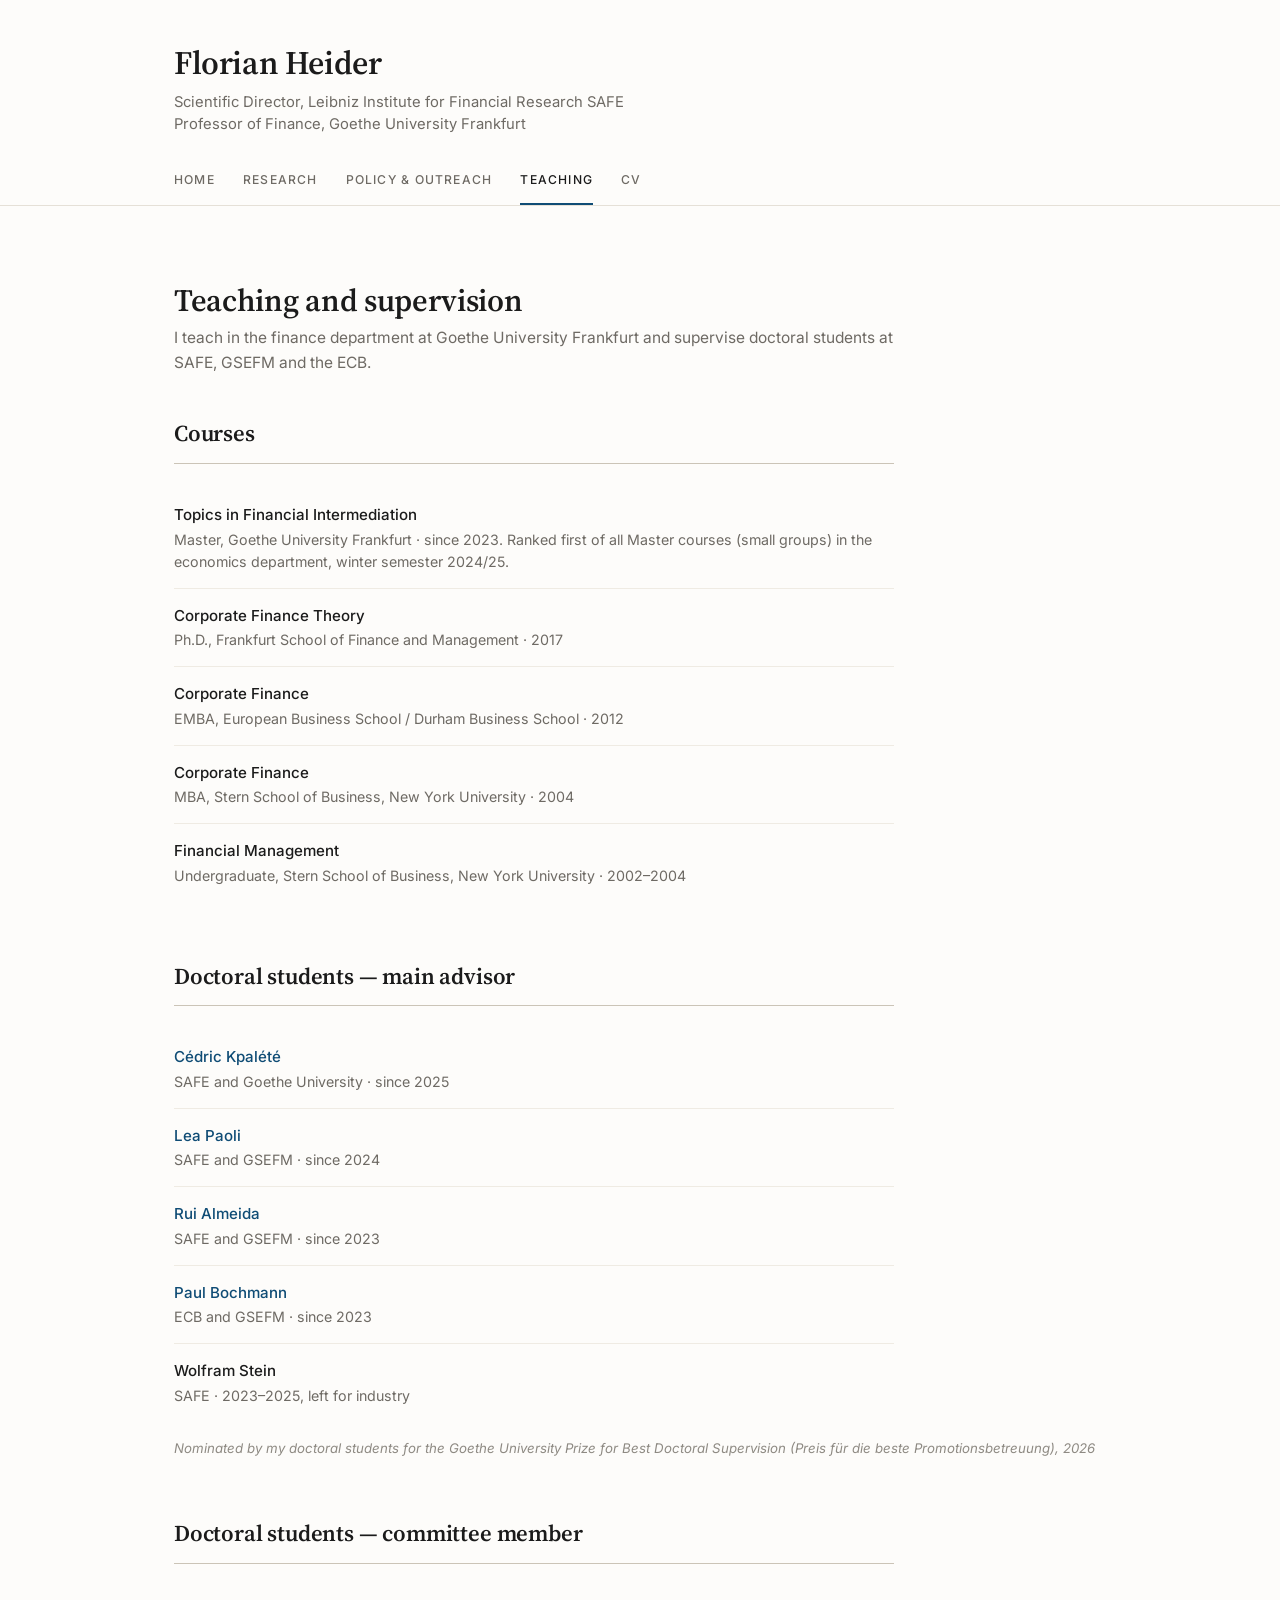
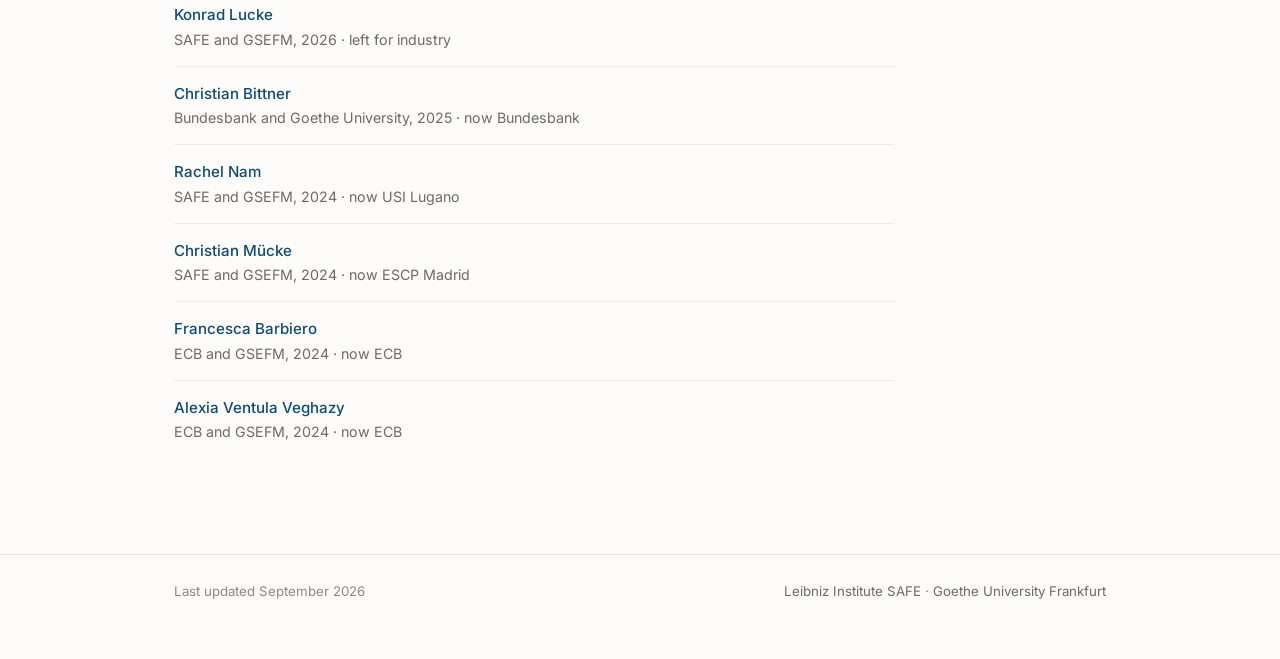
<file: teaching.html>
<!DOCTYPE html>
<html lang="en">
<head>
<meta charset="utf-8">
<meta name="viewport" content="width=device-width, initial-scale=1">
<title>Teaching &mdash; Florian Heider</title>
<meta name="description" content="Courses and doctoral supervision at Goethe University Frankfurt.">
<meta name="author" content="Florian Heider">
<meta property="og:title" content="Teaching &mdash; Florian Heider">
<meta property="og:description" content="Courses and doctoral supervision at Goethe University Frankfurt.">
<meta property="og:type" content="website">
<link rel="preconnect" href="https://fonts.googleapis.com">
<link rel="preconnect" href="https://fonts.gstatic.com" crossorigin>
<link href="https://fonts.googleapis.com/css2?family=Inter:wght@400;500;600&family=Source+Serif+4:opsz,wght@8..60,400;8..60,600&display=swap" rel="stylesheet">
<link rel="stylesheet" href="style.css">
</head>
<body>
<a class="skip" href="#main">Skip to content</a>

<header class="site-header">
  <div class="wrap">
    <a class="name" href="index.html">Florian Heider</a>
    <p class="role">Scientific Director, Leibniz Institute for Financial Research SAFE<br>
       Professor of Finance, Goethe University Frankfurt</p>
    <nav class="site-nav" aria-label="Main">
      <ul>
        <li><a href="index.html">Home</a></li>
        <li><a href="research.html">Research</a></li>
        <li><a href="policy.html">Policy &amp; Outreach</a></li>
        <li><a href="teaching.html" aria-current="page">Teaching</a></li>
        <li><a href="cv.pdf">CV</a></li>
      </ul>
    </nav>
  </div>
</header>

<main id="main" class="wrap">

<h1 class="page-title">Teaching and supervision</h1>
<p class="page-intro">I teach in the finance department at Goethe University Frankfurt and
   supervise doctoral students at SAFE, GSEFM and the ECB.</p>

<section id="courses">
  <h2 class="label">Courses</h2>
  <ul class="items">
    <li><span class="t">Topics in Financial Intermediation</span><span class="m">Master,
        Goethe University Frankfurt &middot; since 2023. Ranked first of all Master courses
        (small groups) in the economics department, winter semester 2024/25.</span></li>
    <li><span class="t">Corporate Finance Theory</span><span class="m">Ph.D., Frankfurt School of
        Finance and Management &middot; 2017</span></li>
    <li><span class="t">Corporate Finance</span><span class="m">EMBA, European Business School /
        Durham Business School &middot; 2012</span></li>
    <li><span class="t">Corporate Finance</span><span class="m">MBA, Stern School of Business,
        New York University &middot; 2004</span></li>
    <li><span class="t">Financial Management</span><span class="m">Undergraduate, Stern School of
        Business, New York University &middot; 2002&ndash;2004</span></li>
  </ul>
</section>

<section id="doctoral">
  <h2 class="label">Doctoral students &mdash; main advisor</h2>
  <ul class="items">
    <li><span class="t"><a href="https://www.linkedin.com/in/c%C3%A9dric-kpal%C3%A9t%C3%A9-893099221">C&eacute;dric Kpal&eacute;t&eacute;</a></span><span class="m">SAFE and Goethe University &middot; since 2025</span></li>
    <li><span class="t"><a href="https://sites.google.com/view/leapaoli/home">Lea Paoli</a></span><span class="m">SAFE and GSEFM &middot; since 2024</span></li>
    <li><span class="t"><a href="https://www.linkedin.com/in/rui-santos-almeida">Rui Almeida</a></span><span class="m">SAFE and GSEFM &middot; since 2023</span></li>
    <li><span class="t"><a href="https://www.ecb.europa.eu/pub/research/authors/profiles/paul-bochmann.en.html">Paul Bochmann</a></span><span class="m">ECB and GSEFM &middot; since 2023</span></li>
    <li><span class="t">Wolfram Stein</span><span class="m">SAFE &middot; 2023&ndash;2025, left for industry</span></li>
  </ul>
  <p class="pub-award" style="margin-top:16px">Nominated by my doctoral students for the Goethe
     University Prize for Best Doctoral Supervision (<em>Preis f&uuml;r die beste
     Promotionsbetreuung</em>), 2026</p>
</section>

<section id="committees">
  <h2 class="label">Doctoral students &mdash; committee member</h2>
  <ul class="items">
    <li><span class="t"><a href="https://www.linkedin.com/in/konrad-lucke-819b27180">Konrad Lucke</a></span><span class="m">SAFE and GSEFM, 2026 &middot; left for industry</span></li>
    <li><span class="t"><a href="https://www.bundesbank.de/en/christian-bittner">Christian Bittner</a></span><span class="m">Bundesbank and Goethe University, 2025 &middot; now Bundesbank</span></li>
    <li><span class="t"><a href="https://www.racheljnam.com/">Rachel Nam</a></span><span class="m">SAFE and GSEFM, 2024 &middot; now USI Lugano</span></li>
    <li><span class="t"><a href="https://sites.google.com/view/christian-muecke/">Christian M&uuml;cke</a></span><span class="m">SAFE and GSEFM, 2024 &middot; now ESCP Madrid</span></li>
    <li><span class="t"><a href="https://sites.google.com/view/francescabarbiero">Francesca Barbiero</a></span><span class="m">ECB and GSEFM, 2024 &middot; now ECB</span></li>
    <li><span class="t"><a href="https://www.alexiaventulaveghazy.com/">Alexia Ventula Veghazy</a></span><span class="m">ECB and GSEFM, 2024 &middot; now ECB</span></li>
  </ul>
</section>

</main>

<footer class="site-footer">
  <div class="wrap">
    <span>Last updated September 2026</span>
    <span><a href="https://safe-frankfurt.de/">Leibniz Institute SAFE</a> &middot;
          <a href="https://www.wiwi.uni-frankfurt.de/abteilungen/finance/home.html">Goethe University Frankfurt</a></span>
  </div>
</footer>

</body>
</html>
</file>
<file: style.css>
/* ------------------------------------------------------------------
   florianheider.github.io
   Hand-written CSS. No build step, no framework.
   Edit the tokens in :root to change the look of the whole site.
------------------------------------------------------------------- */

:root {
  --bg:        #fdfcfa;
  --surface:   #ffffff;
  --ink:       #1b1b1b;
  --ink-2:     #35322e;
  --muted:     #6e6a64;
  --faint:     #8e8a83;
  --rule:      #e5e0d7;
  --rule-mid:  #cbc4b7;
  --rule-soft: #efebe3;
  --accent:    #0f4c75;
  --accent-2:  #14618f;
  --mark:      #f3efe6;

  --serif: "Source Serif 4", Georgia, "Times New Roman", serif;
  --sans:  "Inter", -apple-system, BlinkMacSystemFont, "Segoe UI", Helvetica, Arial, sans-serif;

  --measure: 720px;
  --gutter: 24px;
}

@media (prefers-color-scheme: dark) {
  :root:not([data-theme="light"]) {
    --bg:        #14151a;
    --surface:   #191b21;
    --ink:       #eceae5;
    --ink-2:     #cfccc5;
    --muted:     #9e9a93;
    --faint:     #857f77;
    --rule:      #2c2f38;
    --rule-mid:  #3f434d;
    --rule-soft: #24272e;
    --accent:    #7db6dd;
    --accent-2:  #9ccbeb;
    --mark:      #21242c;
  }
}

:root[data-theme="dark"] {
  --bg:        #14151a;
  --surface:   #191b21;
  --ink:       #eceae5;
  --ink-2:     #cfccc5;
  --muted:     #9e9a93;
  --faint:     #857f77;
  --rule:      #2c2f38;
  --rule-mid:  #3f434d;
  --rule-soft: #24272e;
  --accent:    #7db6dd;
  --accent-2:  #9ccbeb;
  --mark:      #21242c;
}

*, *::before, *::after { box-sizing: border-box; }

html { -webkit-text-size-adjust: 100%; }

body {
  margin: 0;
  background: var(--bg);
  color: var(--ink);
  font-family: var(--sans);
  font-size: 17px;
  line-height: 1.62;
  -webkit-font-smoothing: antialiased;
  text-rendering: optimizeLegibility;
}

.wrap {
  max-width: 980px;
  margin: 0 auto;
  padding: 0 var(--gutter);
}

/* ---------- links ---------- */

a { color: var(--accent); text-decoration: none; }
a:hover, a:focus-visible { color: var(--accent-2); text-decoration: underline; text-underline-offset: 2px; }

.skip {
  position: absolute; left: -9999px;
  background: var(--accent); color: #fff;
  padding: 10px 16px; z-index: 50;
}
.skip:focus { left: 12px; top: 12px; }

:focus-visible { outline: 2px solid var(--accent); outline-offset: 3px; }

/* ---------- header ---------- */

.site-header {
  border-bottom: 1px solid var(--rule);
  background: var(--bg);
  padding: 44px 0 0;
}

.name {
  display: inline-block;
  font-family: var(--serif);
  font-size: 2.05rem;
  font-weight: 600;
  letter-spacing: -0.012em;
  color: var(--ink);
  line-height: 1.15;
}
.name:hover { color: var(--ink); text-decoration: none; }

.role {
  margin: 8px 0 0;
  font-size: 0.925rem;
  line-height: 1.5;
  color: var(--muted);
  max-width: 70ch;
}

.site-nav { margin-top: 26px; }
.site-nav ul {
  list-style: none;
  margin: 0; padding: 0;
  display: flex;
  flex-wrap: wrap;
  gap: 4px 28px;
}
.site-nav a {
  display: inline-block;
  padding: 9px 0 13px;
  font-size: 0.76rem;
  font-weight: 500;
  letter-spacing: 0.1em;
  text-transform: uppercase;
  color: var(--muted);
  border-bottom: 2px solid transparent;
}
.site-nav a:hover { color: var(--ink); text-decoration: none; }
.site-nav a[aria-current="page"] {
  color: var(--ink);
  border-bottom-color: var(--accent);
}

/* ---------- main ---------- */

main.wrap { padding-top: 76px; padding-bottom: 24px; }

h1.page-title {
  font-family: var(--serif);
  font-size: 1.95rem;
  font-weight: 600;
  letter-spacing: -0.01em;
  margin: 0 0 6px;
  line-height: 1.2;
}

.page-intro {
  margin: 0 0 40px;
  color: var(--muted);
  max-width: var(--measure);
  font-size: 0.97rem;
}

/* section label — small caps rule, used across pages */
.label {
  font-family: var(--serif);
  font-size: 1.42rem;
  font-weight: 600;
  letter-spacing: -0.008em;
  color: var(--ink);
  margin: 0 0 24px;
  padding-bottom: 11px;
  border-bottom: 1px solid var(--rule-mid);
  max-width: var(--measure);
}

section + section { margin-top: 56px; }

/* Recent sits under the bio in the grid's left column */
.recent { margin-top: 58px; }

/* A page with no intro paragraph: the title would otherwise sit on the first section */
.page-title + section { margin-top: 66px; }

/* ---------- home ---------- */

.home-grid {
  display: grid;
  grid-template-columns: minmax(0, 1fr) 230px;
  gap: 48px;
  align-items: start;
}

.bio p { margin: 0 0 1.05em; max-width: var(--measure); color: var(--ink-2); }
.bio p:last-child { margin-bottom: 0; }
.bio strong { color: var(--ink); font-weight: 600; }

.portrait {
  width: 100%;
  height: auto;
  aspect-ratio: 1 / 1;
  object-fit: cover;
  object-position: 50% 28%;
  border-radius: 3px;
  display: block;
  background: var(--mark);
}

.card {
  margin-top: 26px;
  font-size: 0.9rem;
}
.card dl { margin: 0; }
.card dt {
  font-size: 0.68rem;
  font-weight: 600;
  letter-spacing: 0.13em;
  text-transform: uppercase;
  color: var(--faint);
  margin-top: 18px;
}
.card dt:first-child { margin-top: 0; }
.card dd { margin: 4px 0 0; color: var(--ink-2); line-height: 1.5; }
.card dd a { overflow-wrap: anywhere; }

.elsewhere { list-style: none; margin: 6px 0 0; padding: 0; }
.elsewhere li { margin-bottom: 3px; }
.quiet {
  display: block;
  font-size: 0.82em;
  color: var(--faint);
  line-height: 1.3;
  margin-top: -1px;
}

/* ---------- news ---------- */

.news { list-style: none; margin: 0; padding: 0; max-width: var(--measure); }
.news li {
  display: grid;
  grid-template-columns: 74px minmax(0, 1fr);
  gap: 18px;
  padding: 13px 0;
  border-bottom: 1px solid var(--rule-soft);
  font-size: 0.945rem;
}
.news li:last-child { border-bottom: 0; }
.news time {
  font-size: 0.76rem;
  font-weight: 500;
  letter-spacing: 0.06em;
  text-transform: uppercase;
  color: var(--faint);
  padding-top: 4px;
}
.news p { margin: 0; color: var(--ink-2); }

/* ---------- publications ---------- */

.pub {
  padding: 22px 0;
  border-bottom: 1px solid var(--rule-soft);
  max-width: var(--measure);
}
.pub:last-child { border-bottom: 0; }

.pub-title {
  font-family: var(--serif);
  font-size: 1.14rem;
  font-weight: 600;
  line-height: 1.34;
  margin: 0 0 5px;
  letter-spacing: -0.005em;
}
.pub-title a { color: var(--ink); }
.pub-title a:hover { color: var(--accent); text-decoration: none; }

.pub-meta {
  margin: 0 0 10px;
  font-size: 0.9rem;
  color: var(--muted);
}
.pub-meta em { font-style: italic; color: var(--ink-2); }

.pub-note {
  margin: 0 0 11px;
  font-size: 0.925rem;
  color: var(--ink-2);
  line-height: 1.58;
}

.pub-links { margin: 0; font-size: 0.82rem; display: flex; flex-wrap: wrap; gap: 6px 10px; }
.pub-links a {
  display: inline-block;
  padding: 2px 9px;
  border: 1px solid var(--rule);
  border-radius: 3px;
  color: var(--muted);
  letter-spacing: 0.01em;
}
.pub-links a:hover {
  color: var(--accent);
  border-color: var(--accent);
  text-decoration: none;
}

.pub-award {
  margin: 11px 0 0;
  font-size: 0.83rem;
  color: var(--faint);
  font-style: italic;
}

/* compact list, for policy pieces and short-form writing */
.items { list-style: none; margin: 0; padding: 0; max-width: var(--measure); }
.items li {
  padding: 15px 0;
  border-bottom: 1px solid var(--rule-soft);
  font-size: 0.945rem;
  line-height: 1.55;
}
.items li:last-child { border-bottom: 0; }
.items .t { color: var(--ink); font-weight: 500; }
.items .m { color: var(--muted); font-size: 0.89rem; display: block; margin-top: 2px; }

/* ---------- teaching ---------- */

.prose { max-width: var(--measure); }
.prose p { margin: 0 0 1.05em; color: var(--ink-2); }
.prose h3 {
  font-family: var(--serif);
  font-size: 1.1rem;
  font-weight: 600;
  margin: 30px 0 8px;
  color: var(--ink);
}
.prose ul { margin: 0 0 1.1em; padding-left: 1.15em; color: var(--ink-2); }
.prose li { margin-bottom: 6px; }

.note {
  margin: 0;
  padding: 16px 20px;
  background: var(--mark);
  border-left: 2px solid var(--accent);
  border-radius: 0 3px 3px 0;
  font-size: 0.925rem;
  color: var(--ink-2);
  max-width: var(--measure);
}
.note p { margin: 0 0 0.7em; }
.note p:last-child { margin-bottom: 0; }

/* ---------- footer ---------- */

.site-footer {
  margin-top: 72px;
  border-top: 1px solid var(--rule);
  padding: 26px 0 56px;
  font-size: 0.83rem;
  color: var(--faint);
}
.site-footer .wrap { display: flex; flex-wrap: wrap; gap: 8px 24px; justify-content: space-between; }
.site-footer a { color: var(--muted); }

/* ---------- responsive ---------- */

@media (max-width: 860px) {
  .home-grid { grid-template-columns: minmax(0, 1fr); gap: 36px; }
  .home-main { display: contents; }
  .bio    { order: 1; }
  aside   { order: 2; }
  .recent { order: 3; margin-top: 0; }
  .portrait { max-width: 260px; aspect-ratio: 1 / 1; }
}

@media (max-width: 640px) {
  body { font-size: 16px; }
  .site-header { padding-top: 32px; }
  .name { font-size: 1.68rem; }
  main.wrap { padding-top: 44px; }
  h1.page-title { font-size: 1.6rem; }
  .site-nav ul { gap: 2px 20px; }
  .news li { grid-template-columns: minmax(0, 1fr); gap: 3px; }
  .news time { padding-top: 0; }
  .site-footer .wrap { flex-direction: column; }
}

@media print {
  .site-nav, .site-footer, .portrait { display: none; }
  body { font-size: 11pt; color: #000; background: #fff; }
  a { color: #000; }
}
</file>
